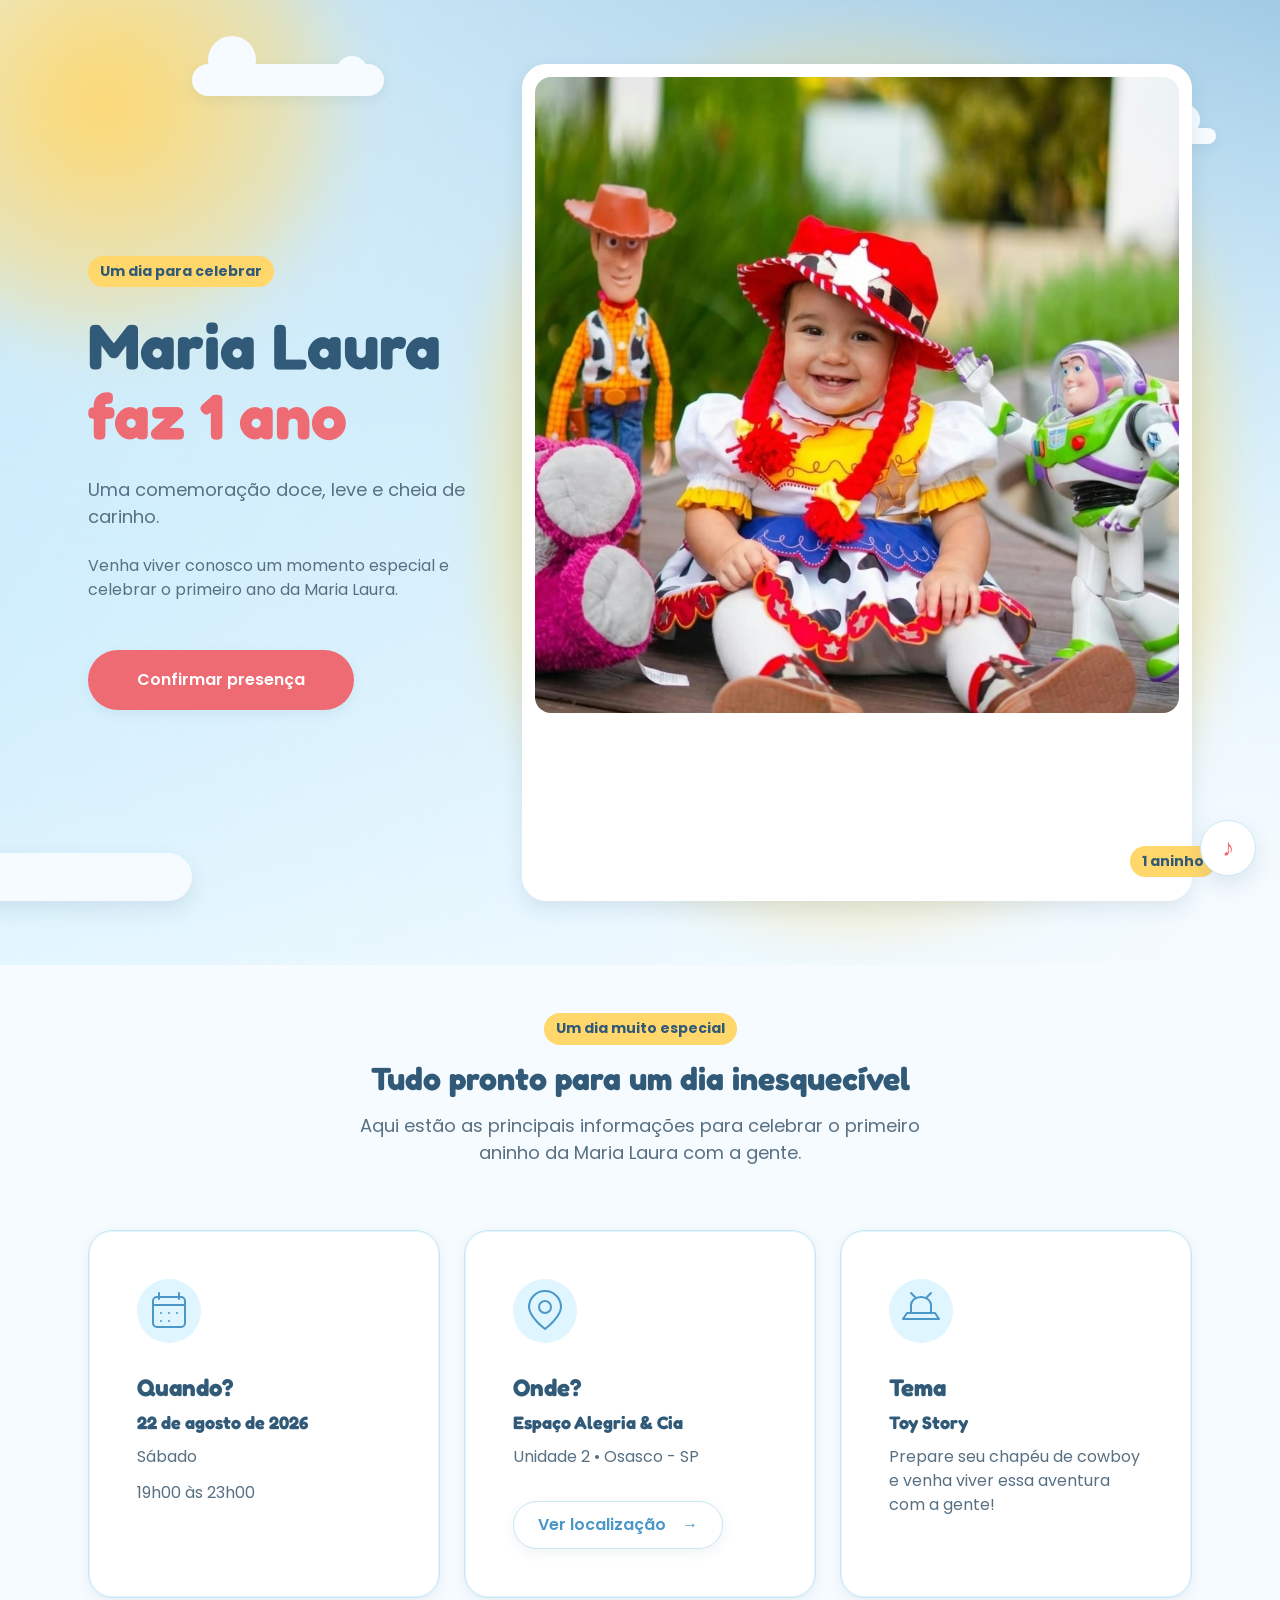
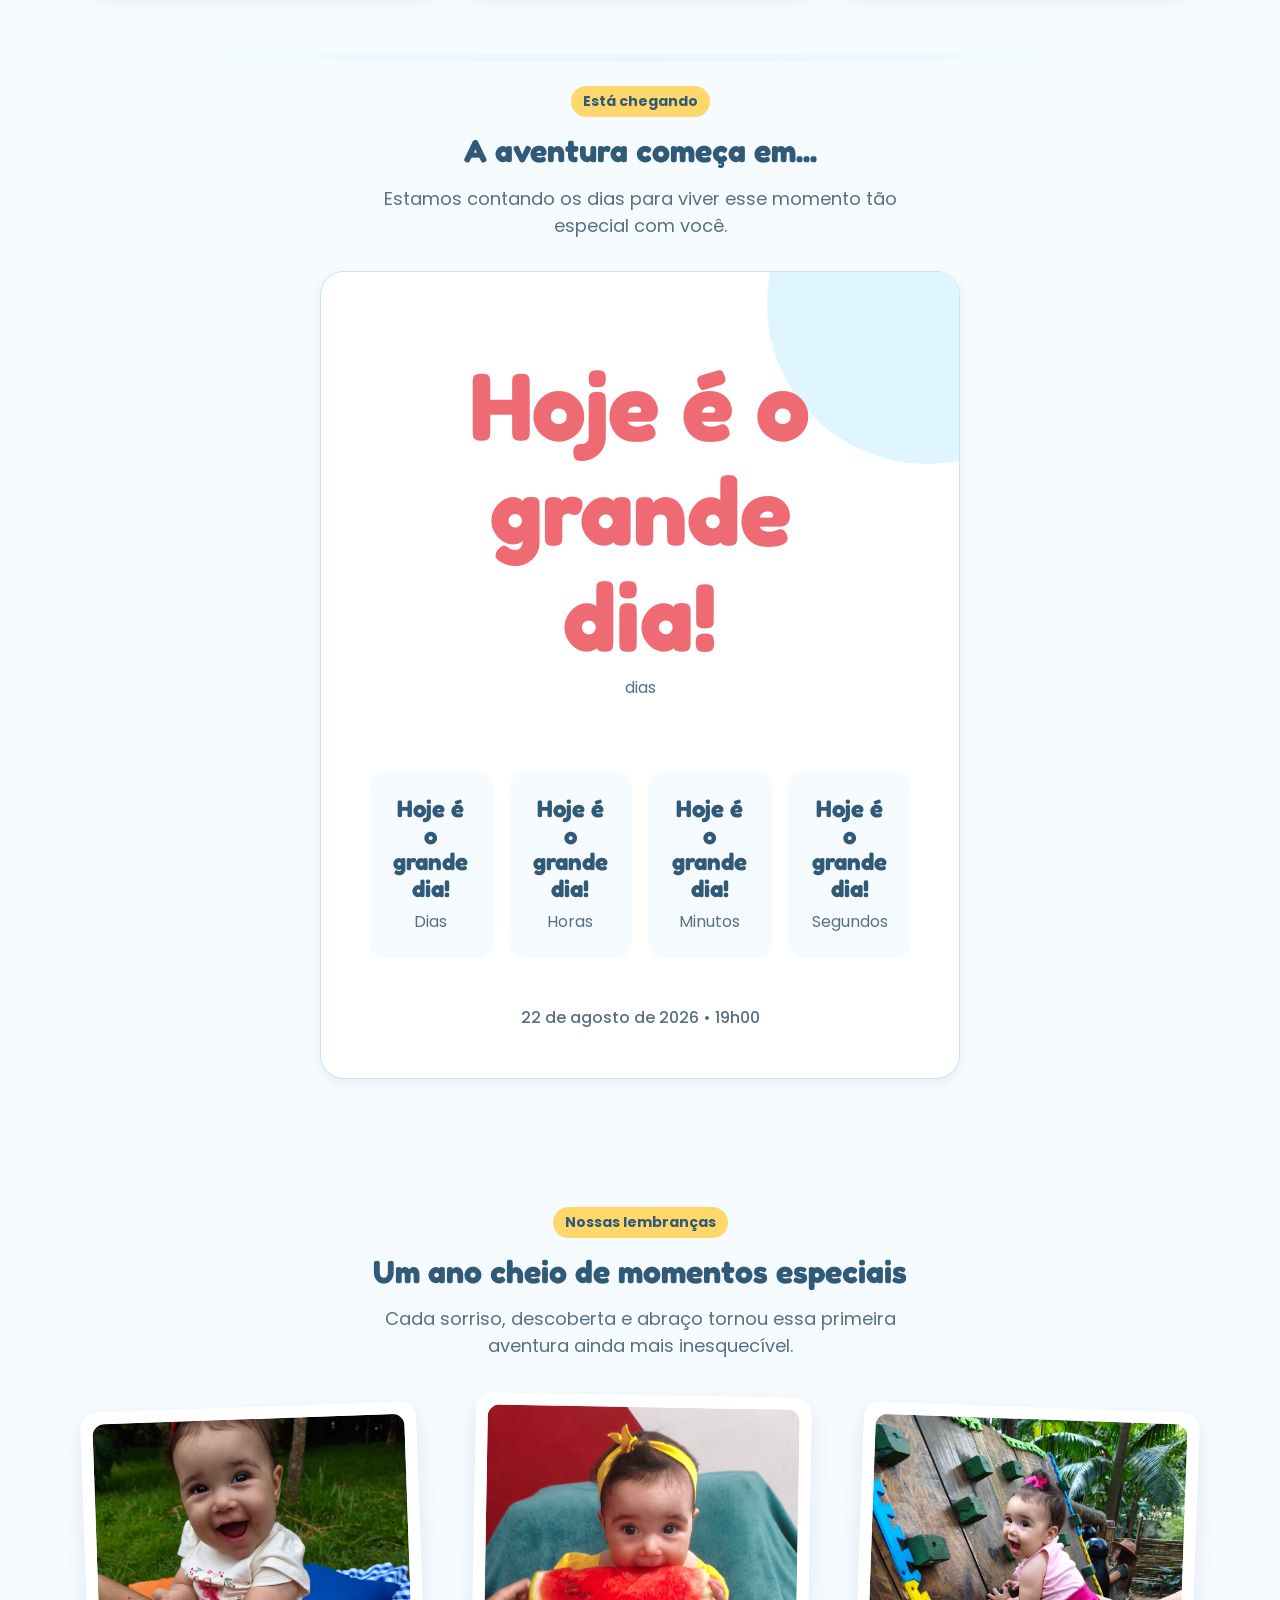
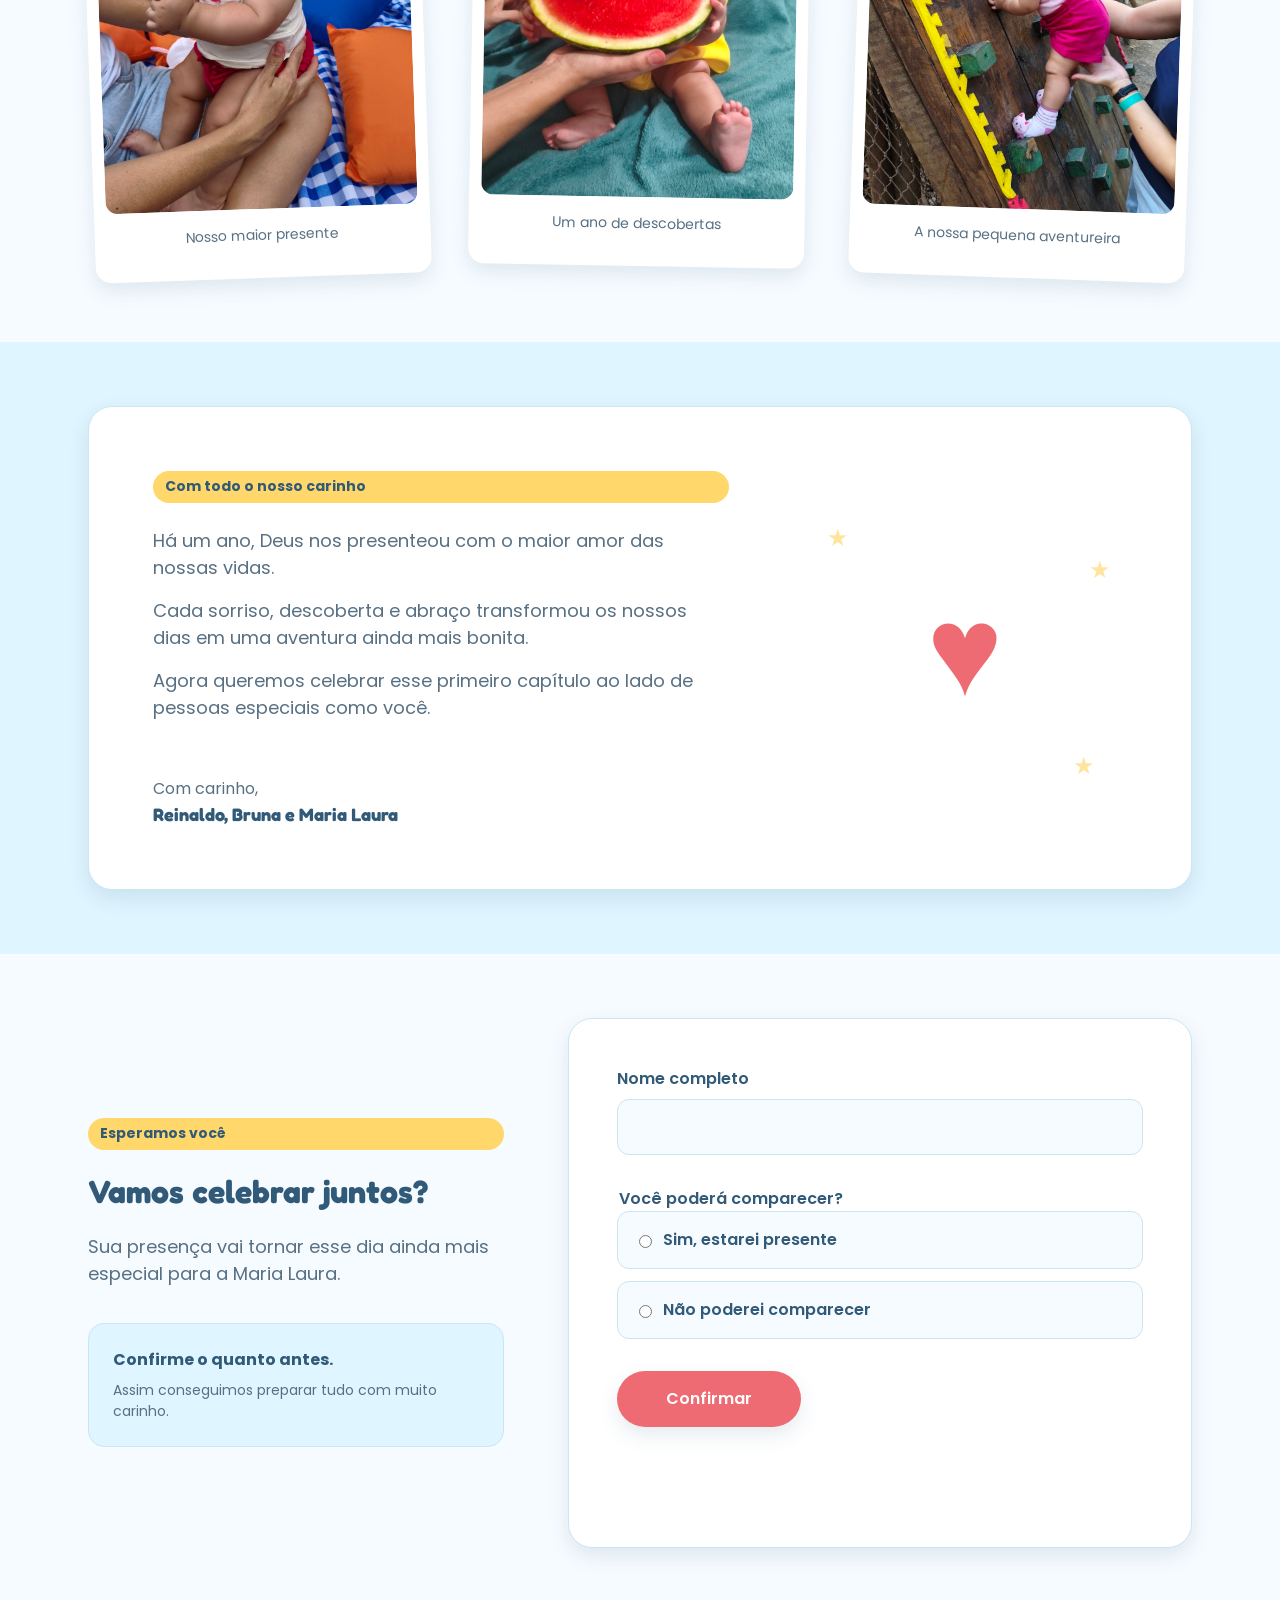
<file: index.html>
<!DOCTYPE html>
<html lang="pt-BR">
  <head>
    <meta charset="UTF-8">
    <meta name="viewport" content="width=device-width, initial-scale=1.0">
    <meta name="theme-color" content="#8fd3f4">
    <title>Maria Laura • 1 Aninho</title>
    <link rel="manifest" href="manifest.webmanifest">
    <link rel="preconnect" href="https://fonts.googleapis.com">
    <link rel="preconnect" href="https://fonts.gstatic.com" crossorigin>
    <link rel="preload" as="image" href="assets/images/maria-laura-hero.avif" type="image/avif" fetchpriority="high">
    <link href="https://fonts.googleapis.com/css2?family=Fredoka:wght@400;700&family=Poppins:wght@400;500;600;700&display=swap" rel="stylesheet">
    <link rel="stylesheet" href="css/reset.css">
    <link rel="stylesheet" href="css/variables.css">
    <link rel="stylesheet" href="css/base.css">
    <link rel="stylesheet" href="css/components.css">
    <link rel="stylesheet" href="css/hero.css">
    <link rel="stylesheet" href="css/sections.css">
    <link rel="stylesheet" href="css/animations.css">
    <link rel="stylesheet" href="css/responsive.css">
  </head>
  <body>
    <header class="hero">
      <div class="hero__background" aria-hidden="true">
        <div class="hero__sun"></div>
        <div class="hero__clouds">
          <div class="hero__cloud hero__cloud--1"></div>
          <div class="hero__cloud hero__cloud--2"></div>
          <div class="hero__cloud hero__cloud--3"></div>
        </div>
        <div class="hero__stars"></div>
      </div>

      <div class="container">
        <div class="hero__content">
          <p class="badge hero__badge hero__eyebrow">Um dia para celebrar</p>
          <h1 class="section-title hero__title">
            Maria Laura
            <span class="hero__highlight">faz 1 ano</span>
          </h1>
          <p class="section-subtitle hero__subtitle">Uma comemoração doce, leve e cheia de carinho.</p>
          <p class="hero__description">Venha viver conosco um momento especial e celebrar o primeiro ano da Maria Laura.</p>
          <div class="hero__actions">
            <a class="btn btn-primary" href="#confirmar">Confirmar presença</a>
          </div>
        </div>

        <div class="hero__image">
          <div class="hero__photo-wrapper">
            <div class="hero__photo-glow" aria-hidden="true"></div>
            <div class="hero__photo-frame">
              <picture>
                <source srcset="assets/images/maria-laura-hero.avif" type="image/avif">
                <source srcset="assets/images/maria-laura-hero.webp" type="image/webp">
                <img class="hero__photo" src="assets/images/maria-laura.jpg" alt="Maria Laura em sua festa de 1 aninho" width="1152" height="1138" fetchpriority="high" decoding="async">
              </picture>
            </div>
            <p class="badge hero__theme-badge">1 aninho</p>
          </div>
          <div class="hero__decorations"></div>
        </div>
      </div>

      <div class="hero__scroll" aria-hidden="true"></div>
    </header>

    <main>
      <section class="info-section" id="informacoes">
        <div class="container">
          <header class="section-header">
            <span class="badge section-header__badge">Um dia muito especial</span>
            <h2 class="section-title">Tudo pronto para um dia inesquecível</h2>
            <p class="section-subtitle">Aqui estão as principais informações para celebrar o primeiro aninho da Maria Laura com a gente.</p>
          </header>

          <div class="info-grid">
            <article class="card info-card">
              <div class="info-card__icon">
                <svg aria-hidden="true" viewBox="0 0 24 24" focusable="false">
                  <path d="M7 3v3M17 3v3M4 9h16M6 5h12a2 2 0 0 1 2 2v11a2 2 0 0 1-2 2H6a2 2 0 0 1-2-2V7a2 2 0 0 1 2-2Z" />
                  <path d="M8 13h.01M12 13h.01M16 13h.01M8 17h.01M12 17h.01" />
                </svg>
              </div>
              <div class="info-card__content">
                <h3 class="info-card__title">Quando?</h3>
                <time class="info-card__value" datetime="2026-08-22">22 de agosto de 2026</time>
                <p class="info-card__meta">Sábado</p>
                <time class="info-card__meta" datetime="19:00">19h00 às 23h00</time>
              </div>
            </article>
            <article class="card info-card">
              <div class="info-card__icon">
                <svg aria-hidden="true" viewBox="0 0 24 24" focusable="false">
                  <path d="M20 10c0 5-8 11-8 11S4 15 4 10a8 8 0 1 1 16 0Z" />
                  <circle cx="12" cy="10" r="3" />
                </svg>
              </div>
              <div class="info-card__content">
                <h3 class="info-card__title">Onde?</h3>
                <p class="info-card__value">Espaço Alegria &amp; Cia</p>
                <p class="info-card__meta">Unidade 2 • Osasco - SP</p>
              </div>
              <a class="btn btn-secondary info-card__action" href="https://www.google.com/maps/search/?api=1&amp;query=Av.%20Santo%20Ant%C3%B4nio%2C%20222%20-%20Vila%20Osasco%2C%20Osasco%20-%20SP%2C%2006086-065" target="_blank" rel="noopener noreferrer">Ver localização</a>
            </article>
            <article class="card info-card">
              <div class="info-card__icon">
                <svg aria-hidden="true" viewBox="0 0 24 24" focusable="false">
                  <path d="M3 16h18l-2-3H5l-2 3Z" />
                  <path d="M7 13V9c0-2 2-4 5-4s5 2 5 4v4" />
                  <path d="M9 5 7 3M15 5l2-2" />
                </svg>
              </div>
              <div class="info-card__content">
                <h3 class="info-card__title">Tema</h3>
                <p class="info-card__value">Toy Story</p>
                <p class="info-card__meta">Prepare seu chapéu de cowboy e venha viver essa aventura com a gente!</p>
              </div>
            </article>
          </div>
        </div>
      </section>

      <section class="countdown-section" id="contagem">
        <div class="container">
          <header class="section-header countdown-section__header">
            <span class="badge section-header__badge">Está chegando</span>
            <h2 class="section-title">A aventura começa em...</h2>
            <p class="section-subtitle">Estamos contando os dias para viver esse momento tão especial com você.</p>
          </header>

          <div class="countdown" aria-label="Contagem regressiva para o aniversário da Maria Laura">
            <div class="countdown__featured">
              <strong id="countdown-days-featured">00</strong>
              <span>dias</span>
            </div>

            <div class="countdown__grid">
              <div class="countdown__item">
                <strong id="countdown-days">00</strong>
                <span>Dias</span>
              </div>

              <div class="countdown__item">
                <strong id="countdown-hours">00</strong>
                <span>Horas</span>
              </div>

              <div class="countdown__item">
                <strong id="countdown-minutes">00</strong>
                <span>Minutos</span>
              </div>

              <div class="countdown__item">
                <strong id="countdown-seconds">00</strong>
                <span>Segundos</span>
              </div>
            </div>

            <p class="countdown__date">22 de agosto de 2026 • 19h00</p>
          </div>
        </div>
      </section>
      <section class="gallery-section" id="galeria">
        <div class="container">
          <header class="section-header gallery-section__header">
            <span class="badge section-header__badge">Nossas lembranças</span>
            <h2 class="section-title">Um ano cheio de momentos especiais</h2>
            <p class="section-subtitle">Cada sorriso, descoberta e abraço tornou essa primeira aventura ainda mais inesquecível.</p>
          </header>

          <div class="gallery-grid">
            <figure class="gallery-photo gallery-photo--one">
              <picture>
                <img src="assets/images/maria-laura-gallery-1.jpg" alt="Maria Laura sorrindo em seu ensaio inspirado em aventura infantil" width="640" height="632" loading="lazy" decoding="async">
              </picture>
              <figcaption>Nosso maior presente</figcaption>
            </figure>

            <figure class="gallery-photo gallery-photo--two">
              <picture>
                <img src="assets/images/maria-laura-gallery-2.jpg" alt="Maria Laura durante seu ensaio de primeiro aniversário" width="640" height="632" loading="lazy" decoding="async">
              </picture>
              <figcaption>Um ano de descobertas</figcaption>
            </figure>

            <figure class="gallery-photo gallery-photo--three">
              <picture>
                <img src="assets/images/maria-laura-gallery-3.jpg" alt="Maria Laura vestida para seu aniversário de um ano" width="640" height="632" loading="lazy" decoding="async">
              </picture>
              <figcaption>A nossa pequena aventureira</figcaption>
            </figure>
          </div>
        </div>
      </section>

      <section class="family-message-section" id="mensagem">
        <div class="container">
          <div class="family-message">
            <div class="family-message__content">
              <span class="badge family-message__badge">Com todo o nosso carinho</span>

              <blockquote class="family-message__quote">
                <p>Há um ano, Deus nos presenteou com o maior amor das nossas vidas.</p>
                <p>Cada sorriso, descoberta e abraço transformou os nossos dias em uma aventura ainda mais bonita.</p>
                <p>Agora queremos celebrar esse primeiro capítulo ao lado de pessoas especiais como você.</p>
              </blockquote>

              <div class="family-message__signature">
                <span>Com carinho,</span>
                <strong>Reinaldo, Bruna e Maria Laura</strong>
              </div>
            </div>

            <div class="family-message__visual" aria-hidden="true">
              <div class="family-message__heart">♥</div>
              <div class="family-message__stars">
                <span>★</span>
                <span>★</span>
                <span>★</span>
              </div>
            </div>
          </div>
        </div>
      </section>

      <section class="rsvp-section" id="confirmar">
        <div class="container">
          <div class="rsvp-layout">
            <div class="rsvp-intro">
              <span class="badge rsvp-intro__badge">Esperamos você</span>
              <h2 class="section-title">Vamos celebrar juntos?</h2>
              <p class="section-subtitle">Sua presença vai tornar esse dia ainda mais especial para a Maria Laura.</p>

              <div class="rsvp-intro__note">
                <strong>Confirme o quanto antes.</strong>
                <span>Assim conseguimos preparar tudo com muito carinho.</span>
              </div>
            </div>

            <div class="rsvp-card">
              <form class="rsvp-form" id="rsvp-form" novalidate>
                <div class="form-field">
                  <label for="guest-name">Nome completo</label>
                  <input type="text" id="guest-name" name="guestName" autocomplete="name" required>
                </div>

                <fieldset class="form-field form-field--options">
                  <legend>Você poderá comparecer?</legend>

                  <label class="form-option">
                    <input type="radio" name="attendance" value="sim" required>
                    <span>Sim, estarei presente</span>
                  </label>

                  <label class="form-option">
                    <input type="radio" name="attendance" value="nao" required>
                    <span>Não poderei comparecer</span>
                  </label>
                </fieldset>

                <button type="submit" class="btn btn-primary rsvp-form__submit">Confirmar</button>
                <p class="rsvp-form__status" aria-live="polite"></p>
              </form>
            </div>
          </div>
        </div>
      </section>
    </main>

    <footer></footer>

    <audio id="background-music" preload="metadata" loop>
      <source src="assets/music/musica-convite.mp3" type="audio/mpeg">
    </audio>

    <button type="button" class="music-toggle" id="music-toggle" aria-label="Ativar música" aria-pressed="false" title="Ativar música">
      <span class="music-toggle__icon" aria-hidden="true"></span>
      <span class="sr-only music-toggle__text">Ativar música</span>
    </button>

    <script src="js/app.js" defer></script>
    <script src="js/countdown.js" defer></script>
    <script src="js/googleSheets.js" defer></script>
    <script src="js/rsvp.js" defer></script>
    <script src="js/scrollReveal.js" defer></script>
    <script src="js/music.js" defer></script>
  </body>
</html>
</file>
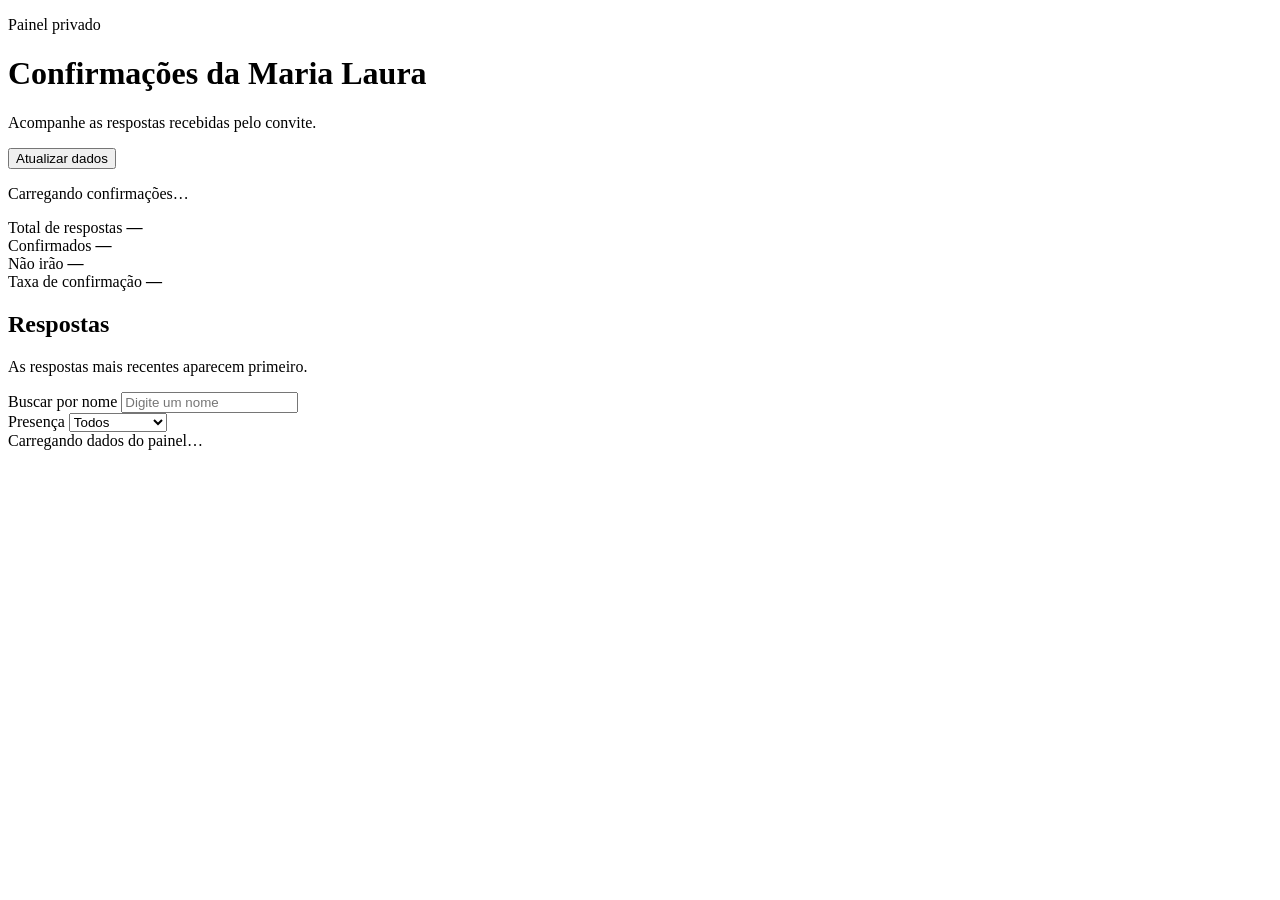
<file: google-apps-script-admin/Admin.html>
<!DOCTYPE html>
<html lang="pt-BR">
  <head>
    <base target="_top">
    <meta charset="UTF-8">
    <meta name="viewport" content="width=device-width, initial-scale=1.0">
    <title>Confirmações — Maria Laura</title>
    <?!= include("AdminStyles"); ?>
  </head>
  <body>
    <main class="admin-shell">
      <header class="admin-header">
        <div>
          <p class="admin-eyebrow">Painel privado</p>
          <h1>Confirmações da Maria Laura</h1>
          <p>Acompanhe as respostas recebidas pelo convite.</p>
        </div>
        <button class="button button--primary" id="refresh-button" type="button">
          Atualizar dados
        </button>
      </header>

      <p class="update-status" id="update-status" aria-live="polite">Carregando confirmações…</p>

      <section class="stats-grid" aria-label="Resumo das confirmações">
        <article class="stat-card">
          <span>Total de respostas</span>
          <strong id="stat-total">—</strong>
        </article>
        <article class="stat-card stat-card--confirmed">
          <span>Confirmados</span>
          <strong id="stat-confirmed">—</strong>
        </article>
        <article class="stat-card stat-card--absent">
          <span>Não irão</span>
          <strong id="stat-absent">—</strong>
        </article>
        <article class="stat-card">
          <span>Taxa de confirmação</span>
          <strong id="stat-rate">—</strong>
        </article>
      </section>

      <section class="responses-panel" aria-labelledby="responses-title">
        <div class="panel-header">
          <div>
            <h2 id="responses-title">Respostas</h2>
            <p>As respostas mais recentes aparecem primeiro.</p>
          </div>
          <div class="filters" aria-label="Filtrar respostas">
            <div class="field">
              <label for="search-input">Buscar por nome</label>
              <input id="search-input" type="search" autocomplete="off" placeholder="Digite um nome">
            </div>
            <div class="field">
              <label for="attendance-filter">Presença</label>
              <select id="attendance-filter">
                <option value="all">Todos</option>
                <option value="sim">Confirmados</option>
                <option value="nao">Não irão</option>
              </select>
            </div>
          </div>
        </div>

        <div class="loading-state" id="loading-state" role="status">
          Carregando dados do painel…
        </div>
        <div class="empty-state" id="empty-state" hidden>
          Nenhuma confirmação encontrada com os filtros atuais.
        </div>
        <div class="error-state" id="error-state" role="alert" hidden>
          Não foi possível carregar as confirmações. Tente atualizar novamente.
        </div>

        <div class="table-wrapper" id="table-wrapper" hidden>
          <table>
            <caption>Lista de confirmações recebidas</caption>
            <thead>
              <tr>
                <th scope="col">Data/Hora</th>
                <th scope="col">Nome</th>
                <th scope="col">Presença</th>
              </tr>
            </thead>
            <tbody id="responses-body"></tbody>
          </table>
        </div>
      </section>
    </main>

    <?!= include("AdminScripts"); ?>
  </body>
</html>
</file>
<file: css/variables.css>
:root {
  /* Cores */
  --color-sky: #8fd3f4;
  --color-sky-light: #dff5ff;
  --color-cloud: #f6fbff;
  --color-white: #ffffff;
  --color-red: #ef6b73;
  --color-red-dark: #c94e58;
  --color-yellow: #ffd76b;
  --color-blue: #4a97c8;
  --color-green: #78bd8d;
  --color-title: #315a78;
  --color-text: #587083;
  --color-border: #cbe6f3;
  --color-transparent: transparent;

  /* Tipografia */
  --font-title: "Fredoka", sans-serif;
  --font-body: "Poppins", sans-serif;
  --font-size-sm: 0.875rem;
  --font-size-base: 1rem;
  --font-size-lg: 1.125rem;
  --font-size-xl: 1.5rem;
  --font-size-2xl: 2rem;
  --line-height-tight: 1.1;
  --line-height-normal: 1.5;
  --font-weight-medium: 500;
  --font-weight-semibold: 600;
  --font-weight-bold: 700;

  /* Espaçamentos */
  --space-1: 0.25rem;
  --space-2: 0.5rem;
  --space-3: 0.75rem;
  --space-4: 1rem;
  --space-5: 1.5rem;
  --space-6: 2rem;
  --space-7: 3rem;
  --space-8: 4rem;

  /* Bordas */
  --radius-sm: 0.5rem;
  --radius-md: 0.75rem;
  --radius-lg: 1rem;
  --radius-xl: 1.5rem;
  --radius-full: 9999px;
  --border-width: 1px;

  /* Sombras */
  --shadow-sm: 0 0.25rem 0.75rem rgb(49 90 120 / 8%);
  --shadow-md: 0 0.5rem 1.25rem rgb(49 90 120 / 12%);
  --shadow-lg: 0 1rem 2rem rgb(49 90 120 / 16%);
  --shadow-xl: 0 1.5rem 3rem rgb(49 90 120 / 20%);

  /* Transições */
  --transition-fast: 150ms ease;
  --transition-normal: 250ms ease;
  --transition-slow: 400ms ease;

  /* Larguras */
  --container: 72rem;
  --width-full: 100%;
  --motion-lift: translateY(-0.25rem);
}
</file>
<file: css/base.css>
*,
*::before,
*::after {
  box-sizing: border-box;
}

html {
  scroll-behavior: smooth;
}

body,
h1,
h2,
h3,
h4,
h5,
h6,
p,
figure,
blockquote {
  margin: 0;
}

body {
  min-height: 100vh;
  overflow-x: hidden;
  background: var(--color-cloud);
  color: var(--color-text);
  font-family: var(--font-body);
  font-size: var(--font-size-base);
  line-height: var(--line-height-normal);
  text-rendering: optimizeLegibility;
}

img {
  display: block;
  max-width: 100%;
  height: auto;
}

picture {
  display: block;
}

button,
input,
textarea,
select {
  font: inherit;
}

button {
  border: 0;
  cursor: pointer;
}

a {
  color: inherit;
  text-decoration: none;
}

section {
  padding-block: var(--space-8);
}

::selection {
  background: var(--color-yellow);
  color: var(--color-title);
}

::-webkit-scrollbar {
  width: var(--space-2);
}

::-webkit-scrollbar-track {
  background: var(--color-sky-light);
}

::-webkit-scrollbar-thumb {
  border: var(--border-width) solid var(--color-sky-light);
  border-radius: var(--radius-full);
  background: var(--color-blue);
}

::-webkit-scrollbar-thumb:hover {
  background: var(--color-title);
}
</file>
<file: css/components.css>
.container {
  width: min(var(--container), var(--width-full));
  margin-inline: auto;
  padding-inline: var(--space-5);
}

.btn {
  display: inline-flex;
  align-items: center;
  justify-content: center;
  gap: var(--space-2);
  min-height: var(--space-7);
  padding: var(--space-3) var(--space-5);
  border: var(--border-width) solid var(--color-transparent);
  border-radius: var(--radius-full);
  font-family: var(--font-body);
  font-size: var(--font-size-base);
  font-weight: var(--font-weight-semibold);
  line-height: var(--line-height-tight);
  text-align: center;
  transition: background var(--transition-normal), color var(--transition-normal), box-shadow var(--transition-normal), transform var(--transition-fast);
}

.btn:hover {
  transform: var(--motion-lift);
}

.btn:focus-visible {
  outline: var(--border-width) solid var(--color-blue);
  outline-offset: var(--space-1);
}

.btn-primary {
  background: var(--color-red);
  box-shadow: var(--shadow-sm);
  color: var(--color-white);
}

.btn-primary:hover {
  background: var(--color-red-dark);
  box-shadow: var(--shadow-md);
}

.btn-secondary {
  border-color: var(--color-border);
  background: var(--color-white);
  box-shadow: var(--shadow-sm);
  color: var(--color-blue);
}

.btn-secondary:hover {
  border-color: var(--color-blue);
  box-shadow: var(--shadow-md);
}

.badge {
  display: inline-flex;
  align-items: center;
  gap: var(--space-1);
  padding: var(--space-2) var(--space-3);
  border-radius: var(--radius-full);
  background: var(--color-yellow);
  color: var(--color-title);
  font-family: var(--font-body);
  font-size: var(--font-size-sm);
  font-weight: var(--font-weight-bold);
  line-height: var(--line-height-tight);
}

.card {
  padding: var(--space-6);
  border: var(--border-width) solid var(--color-border);
  border-radius: var(--radius-xl);
  background: var(--color-white);
  box-shadow: var(--shadow-md);
}

.section-title {
  color: var(--color-title);
  font-family: var(--font-title);
  font-size: var(--font-size-2xl);
  font-weight: var(--font-weight-bold);
  line-height: var(--line-height-tight);
}

.section-subtitle {
  color: var(--color-text);
  font-family: var(--font-body);
  font-size: var(--font-size-lg);
  line-height: var(--line-height-normal);
}

.sr-only {
  position: absolute;
  width: 1px;
  height: 1px;
  padding: 0;
  overflow: hidden;
  clip: rect(0, 0, 0, 0);
  white-space: nowrap;
  border: 0;
}

.music-toggle {
  position: fixed;
  right: max(var(--space-5), env(safe-area-inset-right));
  bottom: max(var(--space-5), env(safe-area-inset-bottom));
  z-index: 10;
  display: grid;
  place-items: center;
  width: calc(var(--space-7) + var(--space-2));
  aspect-ratio: 1;
  padding: 0;
  border: var(--border-width) solid var(--color-border);
  border-radius: var(--radius-full);
  background: var(--color-white);
  box-shadow: var(--shadow-md);
  color: var(--color-red);
  transition: background var(--transition-normal), color var(--transition-normal), box-shadow var(--transition-normal), transform var(--transition-fast);
}

.music-toggle:hover {
  transform: var(--motion-lift);
  box-shadow: var(--shadow-lg);
}

.music-toggle:active {
  transform: translateY(0);
}

.music-toggle:focus-visible {
  outline: var(--border-width) solid var(--color-blue);
  outline-offset: var(--space-1);
}

.music-toggle.is-playing {
  border-color: var(--color-red);
  background: var(--color-red);
  color: var(--color-white);
}

.music-toggle__icon::before {
  display: block;
  font-family: var(--font-title);
  font-size: var(--font-size-xl);
  line-height: 1;
  content: "♪";
}

.music-toggle.is-playing .music-toggle__icon::before {
  content: "Ⅱ";
}
</file>
<file: css/hero.css>
.hero {
  position: relative;
  display: flex;
  align-items: center;
  min-height: 100vh;
  overflow: hidden;
  background:
    radial-gradient(circle at 100% 100%, var(--color-cloud), var(--color-transparent)),
    radial-gradient(circle at 0 0, var(--color-sky-light), var(--color-transparent)),
    linear-gradient(to bottom, var(--color-blue), var(--color-sky), var(--color-sky-light));
}

.hero__background {
  position: absolute;
  inset: 0;
  pointer-events: none;
}

.hero__sun {
  position: absolute;
  top: calc(var(--space-8) * -2);
  left: calc(var(--space-8) * -2);
  width: calc(var(--space-8) * 7 + var(--space-4));
  aspect-ratio: 1;
  border-radius: var(--radius-full);
  background: radial-gradient(circle, var(--color-yellow), var(--color-transparent));
  filter: blur(var(--space-6));
}

.hero__clouds {
  position: absolute;
  inset: 0;
}

.hero__cloud {
  position: absolute;
  width: calc(var(--space-8) * 3);
  height: var(--space-6);
  border-radius: var(--radius-full);
  background: var(--color-cloud);
  box-shadow: var(--shadow-sm);
  will-change: transform;
  animation: cloud-drift 24s ease-in-out infinite;
}

.hero__cloud::before,
.hero__cloud::after {
  position: absolute;
  border-radius: var(--radius-full);
  background: var(--color-cloud);
  content: "";
}

.hero__cloud::before {
  width: var(--space-7);
  height: var(--space-7);
  bottom: var(--space-3);
  left: var(--space-4);
}

.hero__cloud::after {
  width: var(--space-6);
  height: var(--space-6);
  right: var(--space-4);
  bottom: var(--space-2);
}

.hero__cloud--1 {
  top: var(--space-8);
  left: calc(var(--space-8) * 3);
}

.hero__cloud--2 {
  top: calc(var(--space-8) * 2);
  right: var(--space-8);
  width: calc(var(--space-8) * 2);
  height: var(--space-4);
  animation-duration: 30s;
  animation-direction: reverse;
}

.hero__cloud--3 {
  bottom: var(--space-8);
  left: calc(var(--space-8) * -2);
  width: calc(var(--space-8) * 5);
  height: var(--space-7);
  box-shadow: var(--shadow-md);
  animation-duration: 36s;
}

.hero__stars {
  position: absolute;
  inset: 0;
  color: var(--color-white);
  opacity: 0.75;
  pointer-events: none;
}

.hero__stars::before,
.hero__stars::after {
  position: absolute;
  width: var(--space-1);
  height: var(--space-1);
  border-radius: var(--radius-full);
  background: currentColor;
  content: "";
  will-change: transform, opacity;
  animation: twinkle 4s ease-in-out infinite;
}

.hero__stars::before {
  top: var(--space-8);
  right: calc(var(--space-8) * 3);
  box-shadow: calc(var(--space-8) * -2) var(--space-6) currentColor, var(--space-7) var(--space-8) currentColor;
}

.hero__stars::after {
  right: var(--space-8);
  bottom: calc(var(--space-8) * 2);
  box-shadow: calc(var(--space-8) * -3) var(--space-7) currentColor, calc(var(--space-8) * -1) calc(var(--space-8) * -1) currentColor;
  animation-delay: -2s;
}

.hero > .container {
  position: relative;
  display: grid;
  grid-template-columns: 42fr 58fr;
  align-items: center;
  column-gap: var(--space-8);
  width: var(--width-full);
  max-width: var(--container);
  padding-block: var(--space-8);
}

.hero__content {
  display: grid;
  align-content: center;
  gap: var(--space-5);
}

.hero__eyebrow {
  width: fit-content;
}

.hero__title {
  max-width: calc(var(--container) / 2);
  font-size: calc(var(--font-size-2xl) * 2 + var(--font-size-base));
  line-height: var(--line-height-tight);
  text-wrap: balance;
}

.hero__highlight {
  display: block;
  color: var(--color-red);
  white-space: nowrap;
}

.hero__subtitle,
.hero__description {
  max-width: calc(var(--container) / 3 + var(--space-7));
}

.hero__description {
  color: var(--color-text);
  font-size: var(--font-size-base);
  line-height: var(--line-height-normal);
}

.hero__actions {
  display: flex;
  align-items: center;
  margin-top: var(--space-5);
}

.hero__actions .btn {
  min-height: calc(var(--space-7) + var(--space-3));
  padding: var(--space-4) var(--space-7);
  border-radius: var(--radius-full);
  box-shadow: var(--shadow-sm);
}

.hero__actions .btn:hover {
  box-shadow: var(--shadow-md);
}

.hero__actions .btn:active {
  transform: translateY(0);
}

.hero__image {
  position: relative;
  display: grid;
  place-items: center;
  width: var(--width-full);
}

.hero__photo-wrapper {
  position: relative;
  isolation: isolate;
  justify-self: end;
  width: calc(var(--width-full) + var(--space-8) + var(--space-7));
  aspect-ratio: 4 / 5;
}

.hero__photo-frame {
  position: relative;
  width: var(--width-full);
  height: var(--width-full);
  padding: var(--space-3);
  overflow: hidden;
  border: var(--border-width) solid var(--color-white);
  border-radius: var(--radius-xl);
  background: var(--color-white);
  box-shadow: var(--shadow-md);
  will-change: transform;
  animation: photo-float 6s ease-in-out infinite;
}

.hero__photo {
  display: block;
  width: var(--width-full);
  height: var(--width-full);
  border-radius: var(--radius-lg);
  object-fit: cover;
  object-position: center;
}

.hero__photo-glow {
  position: absolute;
  inset: calc(var(--space-6) * -1);
  border-radius: var(--radius-full);
  background: radial-gradient(circle, var(--color-yellow), var(--color-transparent));
  filter: blur(var(--space-5));
  z-index: -1;
}

.hero__theme-badge {
  position: absolute;
  right: calc(var(--space-5) * -1);
  bottom: var(--space-5);
}

.hero__decorations,
.hero__scroll {
  display: none;
}
</file>
<file: css/sections.css>
/* Responsabilidade: organizar a estrutura e o espaçamento das seções de conteúdo do convite. */

.info-section {
  position: relative;
  padding-block: var(--space-7) var(--space-8);
}

.info-section > .container {
  display: grid;
}

.section-header {
  display: grid;
  justify-items: center;
  gap: var(--space-4);
  max-width: calc(var(--container) / 2);
  margin-inline: auto;
  margin-bottom: var(--space-8);
  text-align: center;
}

.info-grid {
  display: grid;
  grid-template-columns: repeat(3, minmax(0, 1fr));
  gap: var(--space-5);
  align-items: stretch;
}

.info-card {
  position: relative;
  display: flex;
  flex-direction: column;
  align-items: flex-start;
  gap: var(--space-6);
  width: var(--width-full);
  min-height: calc(var(--space-8) * 3 + var(--space-6) + var(--space-1));
  padding: var(--space-7);
  overflow: hidden;
  box-shadow: var(--shadow-sm), inset 0 0 0 var(--border-width) var(--color-sky-light);
  transition: transform var(--transition-normal), box-shadow var(--transition-normal);
}

.info-card:hover {
  transform: var(--motion-lift);
  box-shadow: var(--shadow-md), inset 0 0 0 var(--border-width) var(--color-sky-light);
}

.info-card__icon {
  display: grid;
  place-items: center;
  width: var(--space-8);
  height: var(--space-8);
  border-radius: var(--radius-full);
  background: var(--color-sky-light);
  color: var(--color-blue);
  transition: transform var(--transition-fast);
}

.info-card__icon svg {
  width: var(--space-7);
  height: var(--space-7);
  fill: none;
  stroke: currentColor;
  stroke-linecap: round;
  stroke-linejoin: round;
  stroke-width: var(--border-width);
}

.info-card__content {
  display: grid;
  gap: var(--space-3);
}

.info-card__title {
  margin: 0;
  color: var(--color-title);
  font-family: var(--font-title);
  font-size: var(--font-size-xl);
  line-height: var(--line-height-tight);
}

.info-card__value {
  margin: 0;
  color: var(--color-title);
  font-family: var(--font-title);
  font-size: var(--font-size-lg);
  font-weight: var(--font-weight-bold);
  line-height: var(--line-height-tight);
}

.info-card__meta {
  margin: 0;
  color: var(--color-text);
  font-size: var(--font-size-base);
  line-height: var(--line-height-normal);
}

.info-card__action {
  margin-top: auto;
  align-self: flex-start;
}

.info-card__action::after {
  margin-left: var(--space-2);
  content: "→";
}

.info-card:hover .info-card__icon {
  transform: scale(1.05);
}

.countdown-section {
  position: relative;
  padding-block: var(--space-5) var(--space-8);
}

.countdown-section__header {
  margin-bottom: var(--space-6);
}

.countdown {
  position: relative;
  display: grid;
  justify-items: center;
  gap: var(--space-6);
  width: var(--width-full);
  max-width: calc(var(--container) / 2 + var(--space-8));
  margin-inline: auto;
  padding: var(--space-7);
  overflow: hidden;
  border: var(--border-width) solid var(--color-border);
  border-radius: var(--radius-xl);
  background: var(--color-white);
  box-shadow: var(--shadow-sm);
  text-align: center;
}

.countdown::before {
  position: absolute;
  top: calc(var(--space-8) * -2);
  right: calc(var(--space-8) * -2);
  width: calc(var(--space-8) * 5);
  aspect-ratio: 1;
  border-radius: var(--radius-full);
  background: var(--color-sky-light);
  content: "";
  pointer-events: none;
}

.countdown__featured {
  position: relative;
  display: grid;
  justify-items: center;
  gap: var(--space-2);
  padding: var(--space-6) var(--space-8);
}

.countdown__featured strong {
  color: var(--color-red);
  font-family: var(--font-title);
  font-size: calc(var(--font-size-2xl) * 3);
  line-height: var(--line-height-tight);
  transition: opacity var(--transition-fast), transform var(--transition-fast);
}

.countdown__featured span,
.countdown__item span {
  color: var(--color-text);
  font-size: var(--font-size-base);
  line-height: var(--line-height-normal);
}

.countdown__grid {
  position: relative;
  display: grid;
  grid-template-columns: repeat(4, minmax(0, 1fr));
  gap: var(--space-4);
  width: var(--width-full);
  max-width: calc(var(--container) / 2);
  margin-top: var(--space-2);
  margin-inline: auto;
}

.countdown__item {
  display: grid;
  place-items: center;
  gap: var(--space-2);
  min-height: calc(var(--space-8) * 2 + var(--space-4));
  padding: var(--space-5);
  border-radius: var(--radius-lg);
  background: var(--color-cloud);
}

.countdown__item strong {
  color: var(--color-title);
  font-family: var(--font-title);
  font-size: var(--font-size-xl);
  line-height: var(--line-height-tight);
  transition: opacity var(--transition-fast), transform var(--transition-fast);
}

.countdown__date {
  position: relative;
  margin: var(--space-4) 0 0;
  color: var(--color-text);
  font-size: var(--font-size-base);
  font-weight: var(--font-weight-medium);
  line-height: var(--line-height-normal);
}

.gallery-section {
  position: relative;
  padding-block: var(--space-8);
  overflow: hidden;
  background: var(--color-cloud);
}

.gallery-section__header {
  margin-bottom: var(--space-7);
}

.gallery-grid {
  display: grid;
  grid-template-columns: repeat(3, minmax(0, 1fr));
  align-items: center;
  gap: var(--space-7);
  max-width: calc(var(--container) - var(--space-6));
  margin-inline: auto;
}

.gallery-photo {
  position: relative;
  margin: 0;
  padding: var(--space-3) var(--space-3) var(--space-6);
  border-radius: var(--radius-lg);
  background: var(--color-white);
  box-shadow: var(--shadow-md);
  transition: transform var(--transition-normal), box-shadow var(--transition-normal);
}

.gallery-photo img {
  display: block;
  width: var(--width-full);
  aspect-ratio: 4 / 5;
  border-radius: var(--radius-md);
  object-fit: cover;
  object-position: center;
}

.gallery-photo figcaption {
  margin-top: var(--space-4);
  color: var(--color-text);
  font-family: var(--font-body);
  font-size: var(--font-size-sm);
  line-height: var(--line-height-normal);
  text-align: center;
}

.gallery-photo--one {
  transform: rotate(-2deg);
}

.gallery-photo--two {
  transform: translateY(calc(var(--space-3) * -1)) rotate(1deg);
}

.gallery-photo--three {
  transform: rotate(2deg);
}

.gallery-photo:hover {
  transform: translateY(calc(var(--space-2) * -1)) rotate(0deg) scale(1.02);
  box-shadow: var(--shadow-lg);
}

.family-message-section {
  position: relative;
  padding-block: var(--space-8);
  overflow: hidden;
  background: var(--color-sky-light);
}

.family-message {
  display: grid;
  grid-template-columns: 65fr 35fr;
  align-items: center;
  gap: var(--space-7);
  width: var(--width-full);
  max-width: var(--container);
  margin-inline: auto;
  padding: var(--space-8);
  border: var(--border-width) solid var(--color-border);
  border-radius: var(--radius-xl);
  background: var(--color-white);
  box-shadow: var(--shadow-md);
}

.family-message__content {
  display: grid;
  gap: var(--space-5);
  max-width: calc(var(--container) / 2);
}

.family-message__quote {
  margin: 0;
  color: var(--color-text);
  font-family: var(--font-body);
  font-size: var(--font-size-lg);
  line-height: var(--line-height-normal);
}

.family-message__quote p + p {
  margin-top: var(--space-4);
}

.family-message__signature {
  display: grid;
  gap: var(--space-1);
  margin-top: var(--space-6);
}

.family-message__signature span {
  color: var(--color-text);
  font-size: var(--font-size-base);
  line-height: var(--line-height-normal);
}

.family-message__signature strong {
  color: var(--color-title);
  font-family: var(--font-title);
  font-size: var(--font-size-lg);
  line-height: var(--line-height-tight);
}

.family-message__visual {
  position: relative;
  display: grid;
  place-items: center;
  min-height: calc(var(--space-8) * 5);
}

.family-message__heart {
  color: var(--color-red);
  font-family: var(--font-title);
  font-size: calc(var(--font-size-2xl) * 4);
  line-height: var(--line-height-tight);
}

.family-message__stars {
  position: absolute;
  inset: 0;
  color: var(--color-yellow);
  font-size: var(--font-size-xl);
  opacity: 0.65;
}

.family-message__stars span {
  position: absolute;
}

.family-message__stars span:nth-child(1) {
  top: var(--space-6);
  left: var(--space-5);
}

.family-message__stars span:nth-child(2) {
  top: var(--space-8);
  right: var(--space-4);
}

.family-message__stars span:nth-child(3) {
  right: var(--space-6);
  bottom: var(--space-5);
}

.rsvp-section {
  position: relative;
  padding-block: var(--space-8);
  overflow: hidden;
  background: var(--color-cloud);
}

.rsvp-layout {
  display: grid;
  grid-template-columns: 40fr 60fr;
  align-items: center;
  gap: var(--space-8);
  max-width: var(--container);
  margin-inline: auto;
}

.rsvp-intro {
  display: grid;
  align-items: start;
  gap: var(--space-5);
  max-width: calc(var(--container) / 2);
}

.rsvp-intro__note {
  display: grid;
  gap: var(--space-2);
  margin-top: var(--space-3);
  padding: var(--space-5);
  border: var(--border-width) solid var(--color-border);
  border-radius: var(--radius-lg);
  background: var(--color-sky-light);
}

.rsvp-intro__note strong {
  color: var(--color-title);
  font-size: var(--font-size-base);
  line-height: var(--line-height-normal);
}

.rsvp-intro__note span {
  color: var(--color-text);
  font-size: var(--font-size-sm);
  line-height: var(--line-height-normal);
}

.rsvp-card {
  display: grid;
  width: var(--width-full);
  padding: var(--space-7);
  border: var(--border-width) solid var(--color-border);
  border-radius: var(--radius-xl);
  background: var(--color-white);
  box-shadow: var(--shadow-md);
}

.rsvp-form {
  display: grid;
  gap: var(--space-6);
  width: var(--width-full);
}

.form-field {
  display: grid;
  gap: var(--space-2);
}

.form-field label,
.form-field legend {
  color: var(--color-title);
  font-family: var(--font-body);
  font-size: var(--font-size-base);
  font-weight: var(--font-weight-semibold);
  line-height: var(--line-height-normal);
}

.form-field input[type="text"] {
  width: var(--width-full);
  min-height: calc(var(--space-7) + var(--space-2));
  padding-inline: var(--space-4);
  border: var(--border-width) solid var(--color-border);
  border-radius: var(--radius-md);
  background: var(--color-cloud);
  color: var(--color-text);
  font-family: var(--font-body);
  font-size: var(--font-size-base);
  line-height: var(--line-height-normal);
  transition: border-color var(--transition-normal), box-shadow var(--transition-normal);
}

.form-field input[type="text"]:focus-visible {
  border-color: var(--color-blue);
  outline: var(--border-width) solid var(--color-blue);
  outline-offset: var(--space-1);
  box-shadow: var(--shadow-sm);
}

.form-field--options {
  display: grid;
  gap: var(--space-3);
  margin: 0;
  padding: 0;
  border: 0;
}

.form-option {
  display: flex;
  align-items: center;
  gap: var(--space-2);
  width: var(--width-full);
  padding: var(--space-4);
  border: var(--border-width) solid var(--color-border);
  border-radius: var(--radius-md);
  background: var(--color-cloud);
  cursor: pointer;
  transition: background var(--transition-normal), border-color var(--transition-normal);
}

.form-option input {
  accent-color: var(--color-red);
}

.form-option input:focus-visible {
  outline: var(--border-width) solid var(--color-blue);
  outline-offset: var(--space-1);
}

.form-option:hover {
  border-color: var(--color-blue);
  background: var(--color-sky-light);
}

.form-option:has(input:checked) {
  border-color: var(--color-blue);
  background: var(--color-sky-light);
}

.form-option:has(input:focus-visible) {
  outline: var(--border-width) solid var(--color-blue);
  outline-offset: var(--space-1);
}

.rsvp-form__submit {
  justify-self: start;
  min-height: calc(var(--space-7) + var(--space-2));
  padding-inline: var(--space-7);
  box-shadow: var(--shadow-md);
}

.rsvp-form__submit:hover {
  box-shadow: var(--shadow-lg);
}

.rsvp-form__submit:active {
  transform: translateY(0);
  box-shadow: var(--shadow-sm);
}

.rsvp-form__submit:disabled {
  cursor: not-allowed;
  opacity: 0.65;
  transform: none;
  box-shadow: var(--shadow-sm);
}

.rsvp-form__status {
  min-height: var(--space-6);
  margin: var(--space-2) 0 0;
  color: var(--color-text);
  font-size: var(--font-size-sm);
  line-height: var(--line-height-normal);
}

.rsvp-success:not([hidden]) {
  animation: success-enter var(--transition-slow) both;
}

.info-section::after {
  position: absolute;
  right: 0;
  bottom: 0;
  left: 0;
  height: var(--space-2);
  background: linear-gradient(to right, var(--color-transparent), var(--color-sky-light), var(--color-transparent));
  content: "";
  opacity: 0.6;
  pointer-events: none;
}
</file>
<file: css/animations.css>
/* Responsabilidade: concentrar animações e transições da interface. */

body {
  opacity: 0.96;
  transition: opacity var(--transition-slow);
}

body.is-ready {
  opacity: 1;
}

.reveal {
  opacity: 0;
  transform: translateY(var(--space-4));
  transition: opacity var(--transition-slow), transform var(--transition-slow);
}

.reveal--visible {
  opacity: 1;
  transform: translateY(0);
}

.reveal-delay-1 {
  transition-delay: var(--transition-fast);
}

.reveal-delay-2 {
  transition-delay: var(--transition-normal);
}

.reveal-delay-3 {
  transition-delay: var(--transition-slow);
}

.gallery-photo--one.reveal {
  transform: translateY(var(--space-4)) rotate(-2deg);
}

.gallery-photo--one.reveal--visible {
  transform: rotate(-2deg);
}

.gallery-photo--two.reveal {
  transform: translateY(var(--space-1)) rotate(1deg);
}

.gallery-photo--two.reveal--visible {
  transform: translateY(calc(var(--space-3) * -1)) rotate(1deg);
}

.gallery-photo--three.reveal {
  transform: translateY(var(--space-4)) rotate(2deg);
}

.gallery-photo--three.reveal--visible {
  transform: rotate(2deg);
}

@keyframes cloud-drift {
  50% {
    transform: translateX(var(--space-5));
  }
}

@keyframes twinkle {
  50% {
    opacity: 0.45;
    transform: scale(0.9);
  }
}

@keyframes photo-float {
  50% {
    transform: translateY(calc(var(--space-2) * -1));
  }
}

@keyframes success-enter {
  from {
    opacity: 0;
    transform: translateY(var(--space-3));
  }

  to {
    opacity: 1;
    transform: translateY(0);
  }
}

@media (prefers-reduced-motion: reduce) {
  *,
  *::before,
  *::after {
    scroll-behavior: auto;
    animation-duration: 0.01ms;
    animation-iteration-count: 1;
    transition-duration: 0.01ms;
  }

  body {
    opacity: 1;
  }

  .reveal,
  .reveal--visible {
    opacity: 1;
    transform: none;
  }
}
</file>
<file: css/responsive.css>
/* Responsabilidade: definir ajustes responsivos por breakpoint. */

html {
  overflow-x: hidden;
}

@media (min-width: 64rem) and (max-width: 85.3125rem) {
  .hero > .container {
    column-gap: var(--space-6);
  }

  .hero__title {
    font-size: calc(var(--font-size-2xl) * 2);
  }

  .hero__photo-wrapper {
    width: calc(var(--width-full) + var(--space-7));
  }
}

@media (max-width: 63.9375rem) {
  .hero {
    min-height: 0;
  }

  .hero > .container {
    grid-template-columns: minmax(0, 1fr);
    justify-items: center;
    row-gap: var(--space-7);
  }

  .hero__content {
    justify-items: center;
    max-width: calc(var(--container) / 2);
    text-align: center;
  }

  .hero__title,
  .hero__subtitle,
  .hero__description {
    max-width: var(--width-full);
  }

  .hero__actions {
    justify-content: center;
    width: var(--width-full);
  }

  .hero__image {
    max-width: calc(var(--space-8) * 9 + var(--space-7));
  }

  .hero__photo-wrapper {
    justify-self: center;
    width: var(--width-full);
  }

  .info-grid,
  .gallery-grid {
    grid-template-columns: repeat(2, minmax(0, 1fr));
  }

  .info-card:last-child,
  .gallery-photo:last-child {
    grid-column: 1 / -1;
    justify-self: center;
    width: calc(50% - var(--space-3));
  }

  .family-message,
  .rsvp-layout {
    grid-template-columns: minmax(0, 1fr);
  }

  .family-message__content,
  .rsvp-intro {
    max-width: calc(var(--container) / 2 + var(--space-8));
  }

  .family-message__visual {
    min-height: calc(var(--space-8) * 3);
  }
}

@media (max-width: 47.9375rem) {
  .container {
    padding-inline: var(--space-4);
  }

  .hero > .container {
    padding-block: var(--space-7);
    row-gap: var(--space-6);
  }

  .hero__sun {
    width: calc(var(--space-8) * 5);
  }

  .hero__cloud--1 {
    left: var(--space-5);
  }

  .hero__cloud--2 {
    right: calc(var(--space-5) * -1);
  }

  .hero__cloud--3 {
    bottom: var(--space-6);
  }

  .hero__stars {
    opacity: 0.5;
  }

  .hero__content {
    gap: var(--space-4);
  }

  .hero__title {
    font-size: clamp(var(--font-size-2xl), 10vw, calc(var(--font-size-2xl) + var(--font-size-xl)));
  }

  .hero__subtitle,
  .hero__description {
    font-size: var(--font-size-base);
  }

  .hero__actions {
    margin-top: var(--space-3);
  }

  .hero__actions .btn {
    width: var(--width-full);
  }

  .hero__image {
    max-width: calc(var(--space-8) * 7 + var(--space-7));
  }

  .hero__theme-badge {
    right: 0;
    bottom: var(--space-3);
  }

  .section-header {
    gap: var(--space-3);
    margin-bottom: var(--space-6);
  }

  .section-title {
    font-size: clamp(var(--font-size-xl), 8vw, var(--font-size-2xl));
  }

  .section-subtitle {
    font-size: var(--font-size-base);
  }

  .info-section,
  .countdown-section,
  .gallery-section,
  .family-message-section,
  .rsvp-section {
    padding-block: var(--space-7);
  }

  .info-grid,
  .gallery-grid {
    grid-template-columns: minmax(0, 1fr);
    gap: var(--space-6);
  }

  .info-card,
  .info-card:last-child,
  .gallery-photo:last-child {
    grid-column: auto;
    width: var(--width-full);
  }

  .info-card {
    min-height: 0;
    padding: var(--space-6);
  }

  .countdown {
    gap: var(--space-5);
    padding: var(--space-6);
  }

  .countdown__featured {
    padding: var(--space-5) var(--space-6);
  }

  .countdown__featured strong {
    max-width: var(--width-full);
    font-size: clamp(var(--font-size-2xl), 18vw, calc(var(--font-size-2xl) * 3));
    overflow-wrap: anywhere;
  }

  .countdown__grid {
    grid-template-columns: repeat(2, minmax(0, 1fr));
    gap: var(--space-3);
  }

  .countdown__item {
    min-height: calc(var(--space-8) + var(--space-7));
    padding: var(--space-4);
  }

  .countdown__date {
    max-width: var(--width-full);
  }

  .gallery-grid {
    max-width: calc(var(--container) / 2);
  }

  .gallery-photo {
    padding: var(--space-3) var(--space-3) var(--space-5);
  }

  .gallery-photo--one,
  .gallery-photo--two,
  .gallery-photo--three {
    transform: rotate(0deg);
  }

  .family-message {
    gap: var(--space-6);
    padding: var(--space-6);
  }

  .family-message__visual {
    min-height: calc(var(--space-8) * 2);
  }

  .family-message__heart {
    font-size: calc(var(--font-size-2xl) * 3);
  }

  .rsvp-layout {
    gap: var(--space-6);
  }

  .rsvp-card {
    padding: var(--space-6);
  }

  .form-field input[type="text"],
  .form-option,
  .rsvp-form__submit {
    min-height: calc(var(--space-7) + var(--space-2));
  }

  .rsvp-form__submit,
  .rsvp-success {
    width: var(--width-full);
  }

  .music-toggle {
    right: max(var(--space-4), env(safe-area-inset-right));
    bottom: max(var(--space-4), env(safe-area-inset-bottom));
    width: var(--space-7);
  }
}

@media (max-width: 29.9375rem) {
  .container {
    padding-inline: var(--space-3);
  }

  .hero > .container {
    padding-block: var(--space-6);
  }

  .hero__title {
    font-size: var(--font-size-2xl);
  }

  .hero__highlight {
    white-space: normal;
  }

  .hero__image {
    max-width: var(--width-full);
  }

  .hero__photo-frame {
    padding: var(--space-2);
  }

  .hero__theme-badge {
    bottom: 0;
  }

  .info-card,
  .countdown,
  .family-message,
  .rsvp-card {
    padding: var(--space-5);
  }

  .countdown__featured {
    padding-inline: var(--space-4);
  }

  .countdown__item {
    min-height: calc(var(--space-8) + var(--space-6));
    padding: var(--space-3);
  }

  .countdown__item strong {
    font-size: var(--font-size-lg);
  }

  .family-message__heart {
    font-size: calc(var(--font-size-2xl) * 2 + var(--font-size-xl));
  }
}

@media (hover: none) {
  .btn:hover,
  .hero__actions .btn:hover,
  .info-card:hover,
  .rsvp-form__submit:hover,
  .music-toggle:hover {
    transform: none;
    box-shadow: var(--shadow-sm);
  }

  .info-card:hover .info-card__icon {
    transform: none;
  }

  .gallery-photo--one:hover {
    transform: rotate(-2deg);
  }

  .gallery-photo--two:hover {
    transform: translateY(calc(var(--space-3) * -1)) rotate(1deg);
  }

  .gallery-photo--three:hover {
    transform: rotate(2deg);
  }

  .btn:active,
  .info-card:active,
  .rsvp-form__submit:active,
  .music-toggle:active {
    transform: scale(0.98);
  }
}

@media (hover: none) and (max-width: 47.9375rem) {
  .gallery-photo--one:hover,
  .gallery-photo--two:hover,
  .gallery-photo--three:hover {
    transform: rotate(0deg);
  }
}
</file>
